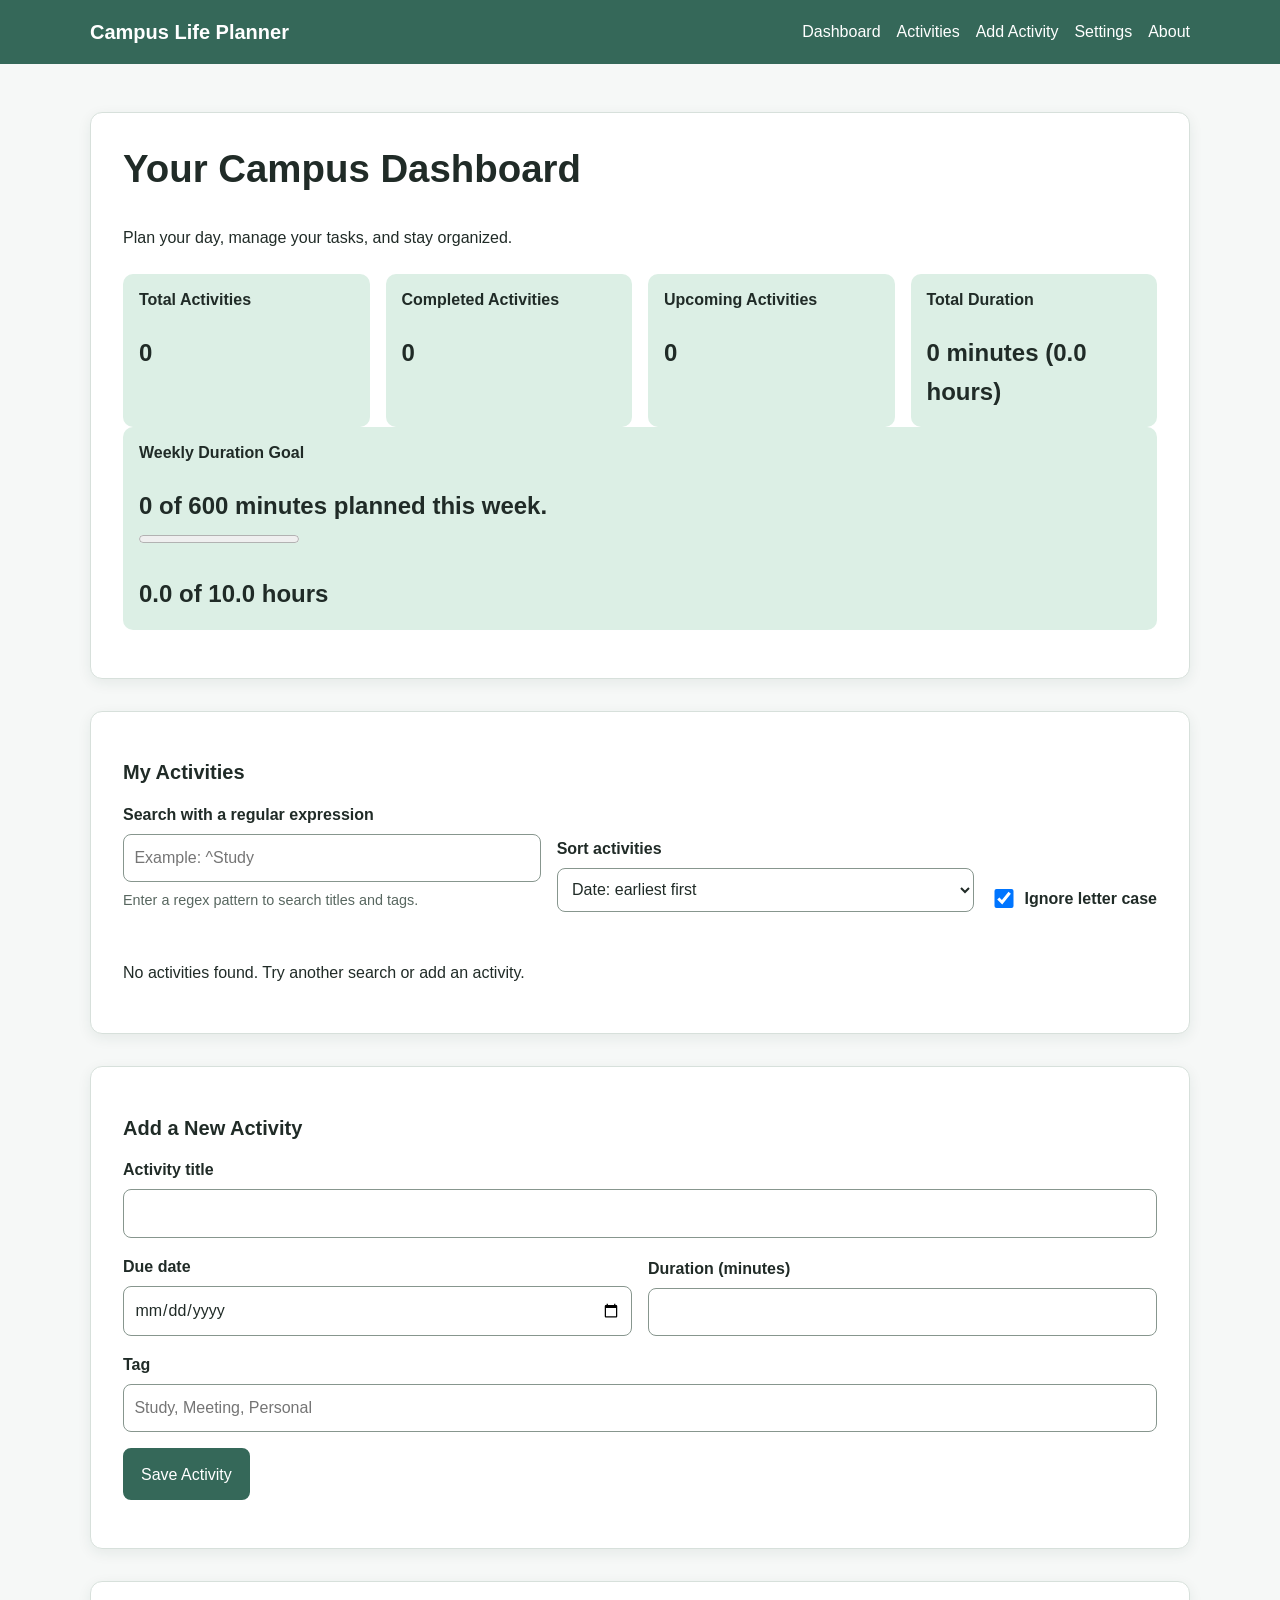
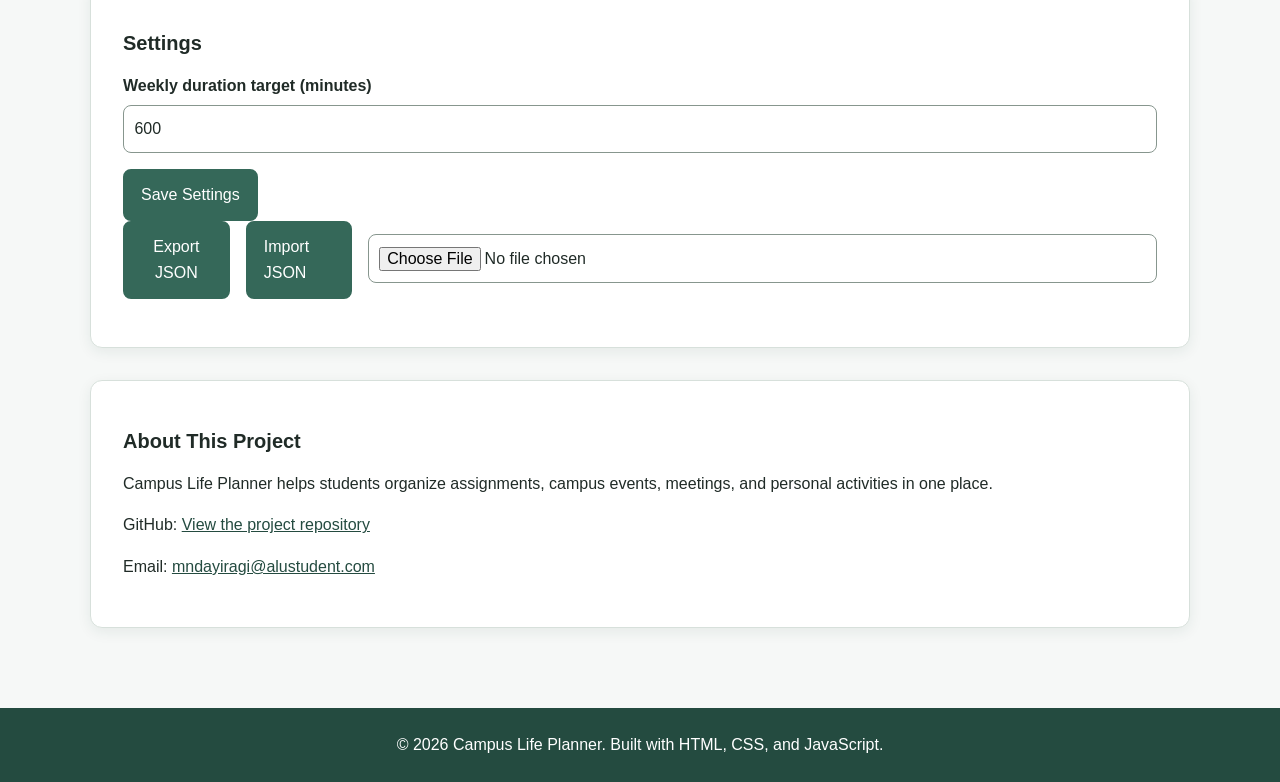
<file: index.html>
<!DOCTYPE html>
<html lang="en">
<head>
  <meta charset="UTF-8">
  <meta name="viewport" content="width=device-width, initial-scale=1.0">
  <meta name="description" content="Organize your campus tasks, events, and deadlines with Campus Life Planner.">
  <title>Campus Life Planner</title>
  <link rel="stylesheet" href="styles/style.css">
  <script type="module" src="scripts/main.js"></script>
</head>
<body>
  <a class="skip-link" href="#main-content">Skip to main content</a>

  <header class="site-header">
    <div class="container header-content">
      <a class="logo" href="#dashboard">Campus Life Planner</a>

      <nav aria-label="Main navigation">
        <ul class="nav-list">
          <li><a href="#dashboard">Dashboard</a></li>
          <li><a href="#activities">Activities</a></li>
          <li><a href="#activity-form">Add Activity</a></li>
          <li><a href="#settings">Settings</a></li>
          <li><a href="#about">About</a></li>
        </ul>
      </nav>
    </div>
  </header>

  <main id="main-content" class="container">
    <section id="dashboard" aria-labelledby="dashboard-title">
      <h1 id="dashboard-title">Your Campus Dashboard</h1>
      <p>Plan your day, manage your tasks, and stay organized.</p>

      <div class="stats-grid">
        <article class="stat-card">
          <h2>Total Activities</h2>
          <p id="total-activities">0</p>
        </article>

        <article class="stat-card">
          <h2>Completed Activities</h2>
          <p id="completed-activities">0</p>
        </article>

        <article class="stat-card">
          <h2>Upcoming Activities</h2>
          <p id="upcoming-activities">0</p>
        </article>

        <article class="stat-card">
          <h2>Total Duration</h2>
          <p id="total-duration">0 minutes</p>
        </article>
      </div>
      <article class="stat-card">
        <h2>Weekly Duration Goal</h2>
        <p id="weekly-progress-text">0 of 600 minutes planned this week.</p>

        <progress
          id="weekly-progress"
          value="0"
          max="600"
          aria-label="Weekly duration goal progress"
        ></progress>

        <p id="weekly-progress-hours">0.0 of 10.0 hours</p>
      </article>
      <p id="duration-status" role="status" aria-live="polite"></p>
      <p id="error-message" role="alert"></p>
    </section>

    <section id="activities" aria-labelledby="activities-title">
      <h2 id="activities-title">My Activities</h2>

      <div class="toolbar">
        <div class="field">
          <label for="search-input">Search with a regular expression</label>
          <input
            id="search-input"
            type="search"
            placeholder="Example: ^Study"
            aria-describedby="search-help"
          >
          <p id="search-help">Enter a regex pattern to search titles and tags.</p>
        </div>

        <div class="field">
          <label for="sort-select">Sort activities</label>
          <select id="sort-select">
            <option value="date-asc">Date: earliest first</option>
            <option value="date-desc">Date: latest first</option>
            <option value="title-asc">Title: A to Z</option>
            <option value="title-desc">Title: Z to A</option>
            <option value="duration-asc">Duration: shortest first</option>
            <option value="duration-desc">Duration: longest first</option>
          </select>
        </div>

        <label class="checkbox-field">
          <input id="case-insensitive" type="checkbox" checked>
          Ignore letter case
        </label>
      </div>

      <div id="activity-list" class="activity-list" aria-live="polite">
        <p>No activities yet. Add your first activity below!</p>
      </div>
    </section>

    <section id="activity-form" aria-labelledby="form-title">
      <h2 id="form-title">Add a New Activity</h2>

      <form id="activity-entry-form">
        <div class="field">
          <label for="activity-title">Activity title</label>
          <input id="activity-title" name="title" type="text" required maxlength="100">
        </div>

        <div class="form-row">
          <div class="field">
            <label for="due-date">Due date</label>
            <input id="due-date" name="dueDate" type="date" required>
          </div>

          <div class="field">
            <label for="duration">Duration (minutes)</label>
            <input id="duration" name="duration" type="number" min="0" step="1" required>
          </div>
        </div>

        <div class="field">
          <label for="activity-tag">Tag</label>
          <input
            id="activity-tag"
            name="tag"
            type="text"
            placeholder="Study, Meeting, Personal"
            required
          >
        </div>

        <button type="submit">Save Activity</button>
        <button id="cancel-edit" type="button" hidden>Cancel Edit</button>
      </form>

      <p id="form-status" role="status" aria-live="polite"></p>
    </section>

    <section id="settings" aria-labelledby="settings-title">
      <h2 id="settings-title">Settings</h2>

      <form id="settings-form">
        <div class="field">
          <label for="duration-target">Weekly duration target (minutes)</label>
          <input id="duration-target" type="number" min="0" step="1" value="600" required>
        </div>
        <button type="submit">Save Settings</button>
      </form>

      <div class="button-group">
        <button id="export-json" type="button">Export JSON</button>

        <label class="button-label" for="import-json">Import JSON</label>
        <input id="import-json" type="file" accept=".json,application/json">
      </div>

      <p id="settings-status" role="status" aria-live="polite"></p>
    </section>

    <section id="about" aria-labelledby="about-title">
      <h2 id="about-title">About This Project</h2>
      <p>
        Campus Life Planner helps students organize assignments, campus events,
        meetings, and personal activities in one place.
      </p>
      <p>
        GitHub:
        <a href="https://github.com/mndayiragi-hub/Campus_life_planner">
          View the project repository
        </a>
      </p>
      <p>Email: <a href="mndayiragi@alustudent.com">mndayiragi@alustudent.com</a></p>
    </section>
  </main>

  <footer class="site-footer">
    <div class="container">
      <p>&copy; 2026 Campus Life Planner. Built with HTML, CSS, and JavaScript.</p>
    </div>
  </footer>
</body>
</html>
</file>
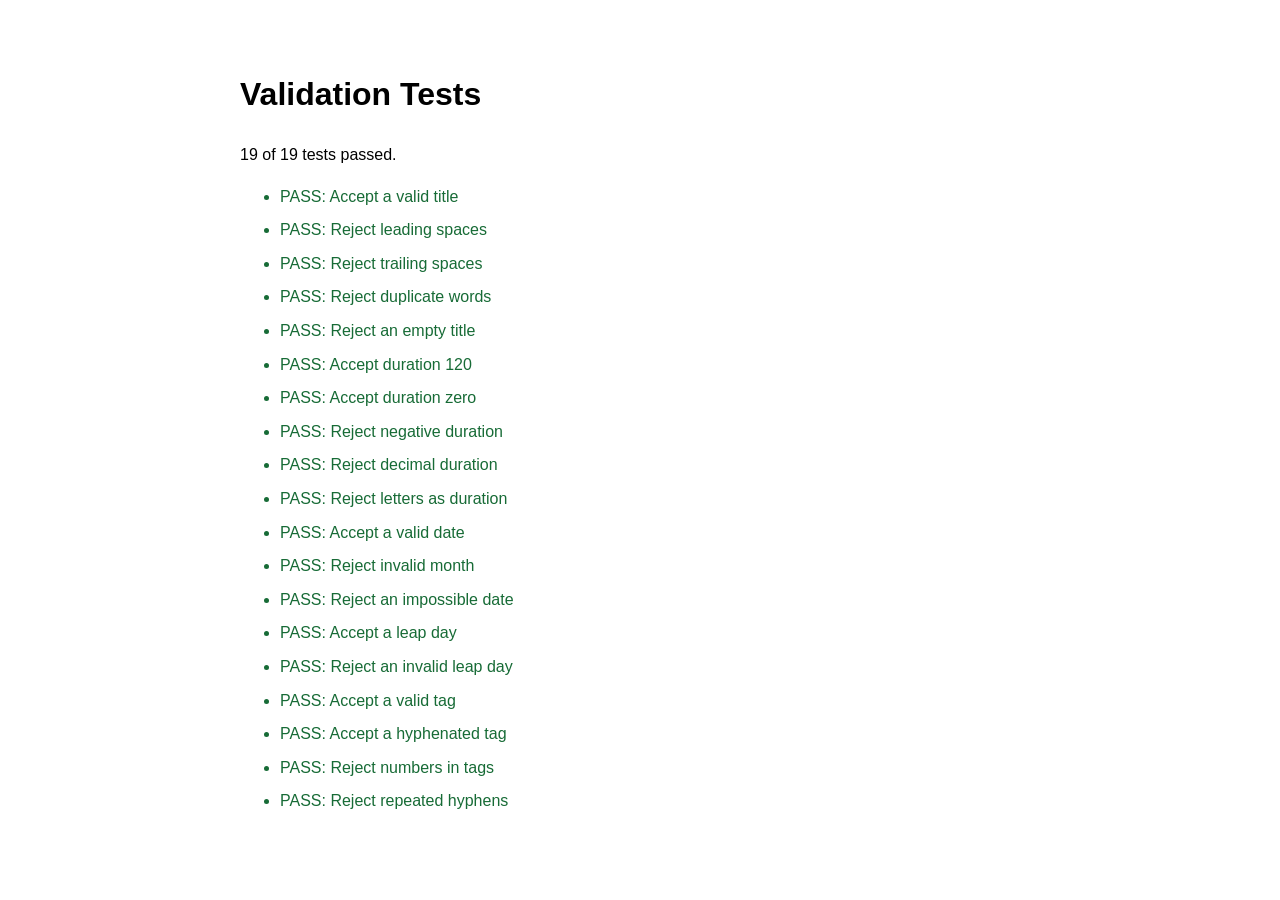
<file: tests.html>
<!DOCTYPE html>
<html lang="en">
<head>
  <meta charset="UTF-8">
  <meta name="viewport" content="width=device-width, initial-scale=1.0">
  <title>Campus Life Planner - Validation Tests</title>
  <style>
    body {
      max-width: 800px;
      margin: 2rem auto;
      padding: 1rem;
      font-family: Arial, sans-serif;
      line-height: 1.6;
    }

    li {
      margin-bottom: 0.5rem;
    }

    .pass {
      color: #176b36;
    }

    .fail {
      color: #b42318;
    }

    :focus-visible {
      outline: 3px solid #c06b00;
      outline-offset: 3px;
    }
  </style>
</head>
<body>
  <main>
    <h1>Validation Tests</h1>
    <p id="summary" role="status" aria-live="polite">
      Running tests...
    </p>
    <ul id="results"></ul>
  </main>

  <script type="module">
    import {
      validateTitle,
      validateDuration,
      validateDate,
      validateTag
    } from "./scripts/validators.js";

    const tests = [
      ["Accept a valid title", () => validateTitle("Study biology") === ""],
      ["Reject leading spaces", () => validateTitle(" Study") !== ""],
      ["Reject trailing spaces", () => validateTitle("Study ") !== ""],
      ["Reject duplicate words", () => validateTitle("Study study notes") !== ""],
      ["Reject an empty title", () => validateTitle("") !== ""],
      ["Accept duration 120", () => validateDuration("120") === ""],
      ["Accept duration zero", () => validateDuration("0") === ""],
      ["Reject negative duration", () => validateDuration("-5") !== ""],
      ["Reject decimal duration", () => validateDuration("2.5") !== ""],
      ["Reject letters as duration", () => validateDuration("abc") !== ""],
      ["Accept a valid date", () => validateDate("2026-10-15") === ""],
      ["Reject invalid month", () => validateDate("2026-13-10") !== ""],
      ["Reject an impossible date", () => validateDate("2026-02-30") !== ""],
      ["Accept a leap day", () => validateDate("2024-02-29") === ""],
      ["Reject an invalid leap day", () => validateDate("2025-02-29") !== ""],
      ["Accept a valid tag", () => validateTag("Group Study") === ""],
      ["Accept a hyphenated tag", () => validateTag("Campus-Life") === ""],
      ["Reject numbers in tags", () => validateTag("Study123") !== ""],
      ["Reject repeated hyphens", () => validateTag("Campus--Life") !== ""]
    ];

    const results = document.getElementById("results");
    let passed = 0;

    for (const [name, runTest] of tests) {
      const item = document.createElement("li");

      try {
        if (runTest()) {
          passed++;
          item.textContent = `PASS: ${name}`;
          item.className = "pass";
        } else {
          item.textContent = `FAIL: ${name}`;
          item.className = "fail";
        }
      } catch (error) {
        item.textContent = `ERROR: ${name} — ${error.message}`;
        item.className = "fail";
      }

      results.appendChild(item);
    }

    document.getElementById("summary").textContent =
      `${passed} of ${tests.length} tests passed.`;
  </script>
</body>
</html>
</file>
<file: styles/style.css>
/* 1. Base styles */
:root {
  --primary: #356859;
  --primary-dark: #244b40;
  --accent: #dcefe5;
  --background: #f6f8f7;
  --surface: #ffffff;
  --text: #202b27;
  --muted: #586760;
  --border: #d7e0db;
  --danger: #a32626;
  --radius: 12px;
  --shadow: 0 4px 14px rgba(30, 60, 45, 0.08);
}

* {
  box-sizing: border-box;
}

html {
  scroll-behavior: smooth;
  scroll-padding-top: 1rem;
}

body {
  margin: 0;
  font-family: Arial, Helvetica, sans-serif;
  line-height: 1.6;
  color: var(--text);
  background: var(--background);
}

a {
  color: var(--primary-dark);
}

a:hover {
  text-decoration-thickness: 2px;
}

button,
input,
select {
  font: inherit;
}

button,
.button-label {
  display: inline-block;
  padding: 0.7rem 1rem;
  border: 2px solid var(--primary);
  border-radius: 8px;
  color: #ffffff;
  background: var(--primary);
  cursor: pointer;
  transition: background-color 180ms ease, transform 180ms ease;
}

button:hover,
.button-label:hover {
  background: var(--primary-dark);
  border-color: var(--primary-dark);
}

button:active {
  transform: scale(0.98);
}

button:disabled {
  opacity: 0.6;
  cursor: not-allowed;
}

button:focus-visible,
a:focus-visible,
input:focus-visible,
select:focus-visible,
.button-label:focus-within {
  outline: 3px solid #c06b00;
  outline-offset: 3px;
}

[hidden] {
  display: none !important;
}

.skip-link {
  position: absolute;
  top: -100px;
  left: 1rem;
  z-index: 10;
  padding: 0.75rem 1rem;
  background: var(--surface);
  border: 2px solid var(--primary);
  border-radius: 8px;
}

.skip-link:focus {
  top: 1rem;
}

/* 2. Shared layout */
.container {
  width: min(100% - 2rem, 1100px);
  margin-inline: auto;
}

.site-header {
  color: #ffffff;
  background: var(--primary);
}

.header-content {
  display: flex;
  flex-direction: column;
  gap: 0.75rem;
  padding-block: 1rem;
}

.logo {
  color: #ffffff;
  font-size: 1.25rem;
  font-weight: 700;
  text-decoration: none;
}

.nav-list {
  display: flex;
  flex-wrap: wrap;
  gap: 0.5rem 1rem;
  margin: 0;
  padding: 0;
  list-style: none;
}

.nav-list a {
  color: #ffffff;
  text-decoration: none;
}

.nav-list a:hover {
  text-decoration: underline;
}

/* 3. Sections and dashboard */
main {
  padding-block: 2rem;
}

section {
  margin-block: 0 2rem;
  padding: 1.25rem;
  background: var(--surface);
  border: 1px solid var(--border);
  border-radius: var(--radius);
  box-shadow: var(--shadow);
  animation: appear 350ms ease-out both;
}

h1,
h2 {
  line-height: 1.25;
}

h1 {
  margin-top: 0;
  font-size: clamp(1.7rem, 5vw, 2.4rem);
}

h2 {
  font-size: 1.25rem;
}

.stats-grid {
  display: grid;
  grid-template-columns: 1fr;
  gap: 1rem;
  margin-top: 1.5rem;
}

.stat-card {
  padding: 1rem;
  background: var(--accent);
  border-radius: 10px;
}

.stat-card h2 {
  margin-top: 0;
  font-size: 1rem;
}

.stat-card p {
  margin-bottom: 0;
  font-size: 1.5rem;
  font-weight: 700;
}

#duration-status,
#form-status,
#settings-status,
#error-message {
  overflow-wrap: anywhere;
}

#error-message {
  color: var(--danger);
}

/* 4. Search, sorting, and records */
.toolbar,
.form-row,
.button-group {
  display: flex;
  flex-direction: column;
  gap: 1rem;
}

.field {
  display: flex;
  flex: 1;
  flex-direction: column;
  gap: 0.4rem;
  min-width: 0;
  margin-bottom: 1rem;
}

.field label,
.checkbox-field {
  font-weight: 700;
}

input,
select {
  width: 100%;
  min-height: 44px;
  padding: 0.65rem;
  color: var(--text);
  background: var(--surface);
  border: 1px solid #87968e;
  border-radius: 8px;
}

.field p {
  margin: 0;
  color: var(--muted);
  font-size: 0.9rem;
}

.checkbox-field {
  display: flex;
  align-items: center;
  gap: 0.5rem;
}

.checkbox-field input {
  width: 1.2rem;
  min-height: 1.2rem;
}

.activity-list {
  display: grid;
  gap: 1rem;
  margin-top: 1rem;
}

.activity-card {
  padding: 1rem;
  border: 1px solid var(--border);
  border-radius: 10px;
  overflow-wrap: anywhere;
}

.activity-card h3 {
  margin-top: 0;
}

.activity-card p {
  margin-block: 0.5rem;
}

.activity-actions {
  display: flex;
  flex-wrap: wrap;
  gap: 0.5rem;
  margin-top: 1rem;
}

.activity-actions button {
  flex: 1 1 auto;
}

mark {
  color: #202b27;
  background: #ffe08a;
  border-radius: 2px;
}

#cancel-edit {
  margin-left: 0.5rem;
}

#import-json {
  margin-block: 0.5rem 1rem;
}

/* 5. Footer */
.site-footer {
  padding-block: 1.5rem;
  color: #ffffff;
  background: var(--primary-dark);
  text-align: center;
}

.site-footer p {
  margin: 0;
}

/* 6. Animation and reduced-motion support */
@keyframes appear {
  from {
    opacity: 0;
    transform: translateY(8px);
  }

  to {
    opacity: 1;
    transform: translateY(0);
  }
}

@media (prefers-reduced-motion: reduce) {
  *,
  *::before,
  *::after {
    scroll-behavior: auto !important;
    animation-duration: 0.01ms !important;
    animation-iteration-count: 1 !important;
    transition-duration: 0.01ms !important;
  }
}

/* 7. Breakpoint 1: small phones */
@media (min-width: 360px) {
  .container {
    width: min(100% - 2rem, 1100px);
  }

  section {
    padding: 1.5rem;
  }
}

/* 8. Breakpoint 2: tablets */
@media (min-width: 768px) {
  .header-content {
    flex-direction: row;
    align-items: center;
    justify-content: space-between;
  }

  .stats-grid {
    grid-template-columns: repeat(2, minmax(0, 1fr));
  }

  .toolbar,
  .form-row,
  .button-group {
    flex-direction: row;
    align-items: end;
  }

  .checkbox-field {
    margin-bottom: 1rem;
  }

  section {
    padding: 2rem;
  }
}

/* 9. Breakpoint 3: desktop */
@media (min-width: 1024px) {
  .stats-grid {
    grid-template-columns: repeat(4, minmax(0, 1fr));
  }

  main {
    padding-block: 3rem;
  }

  .activity-list {
    grid-template-columns: repeat(2, minmax(0, 1fr));
  }
}
</file>
